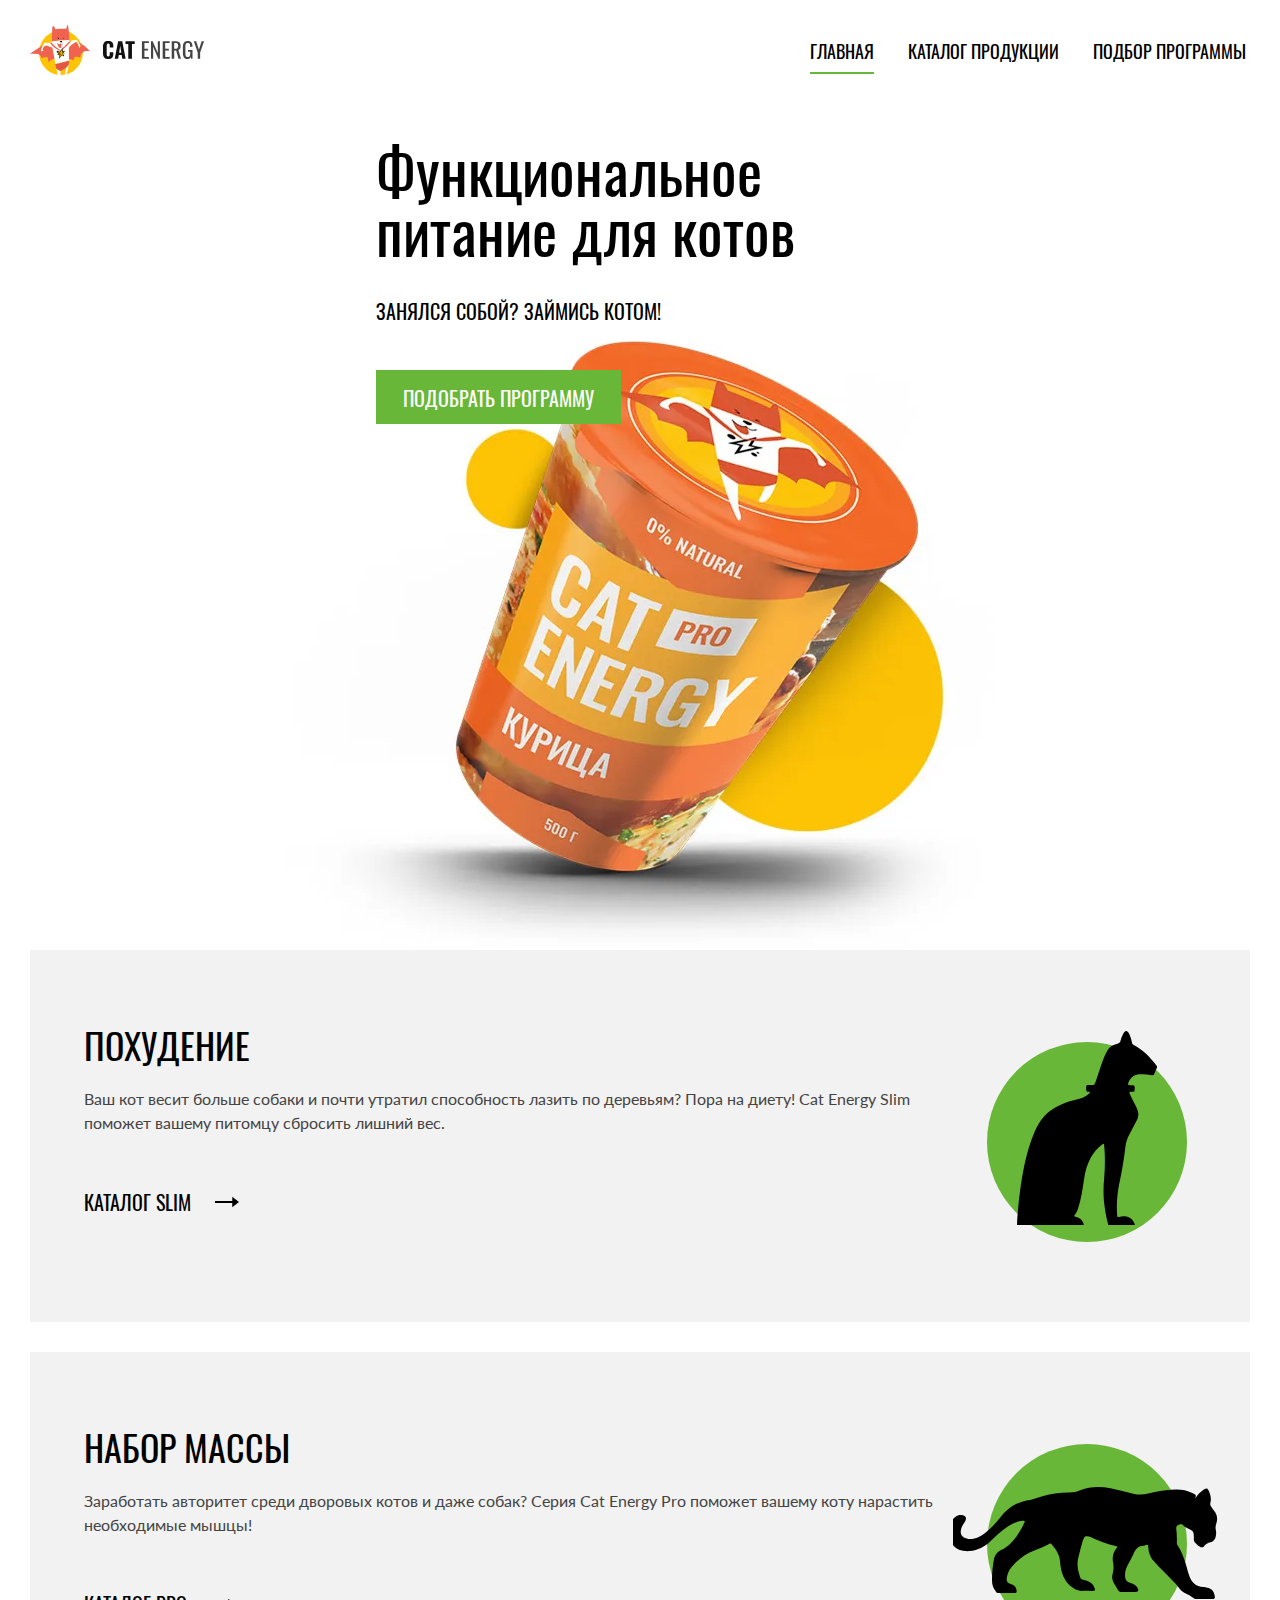
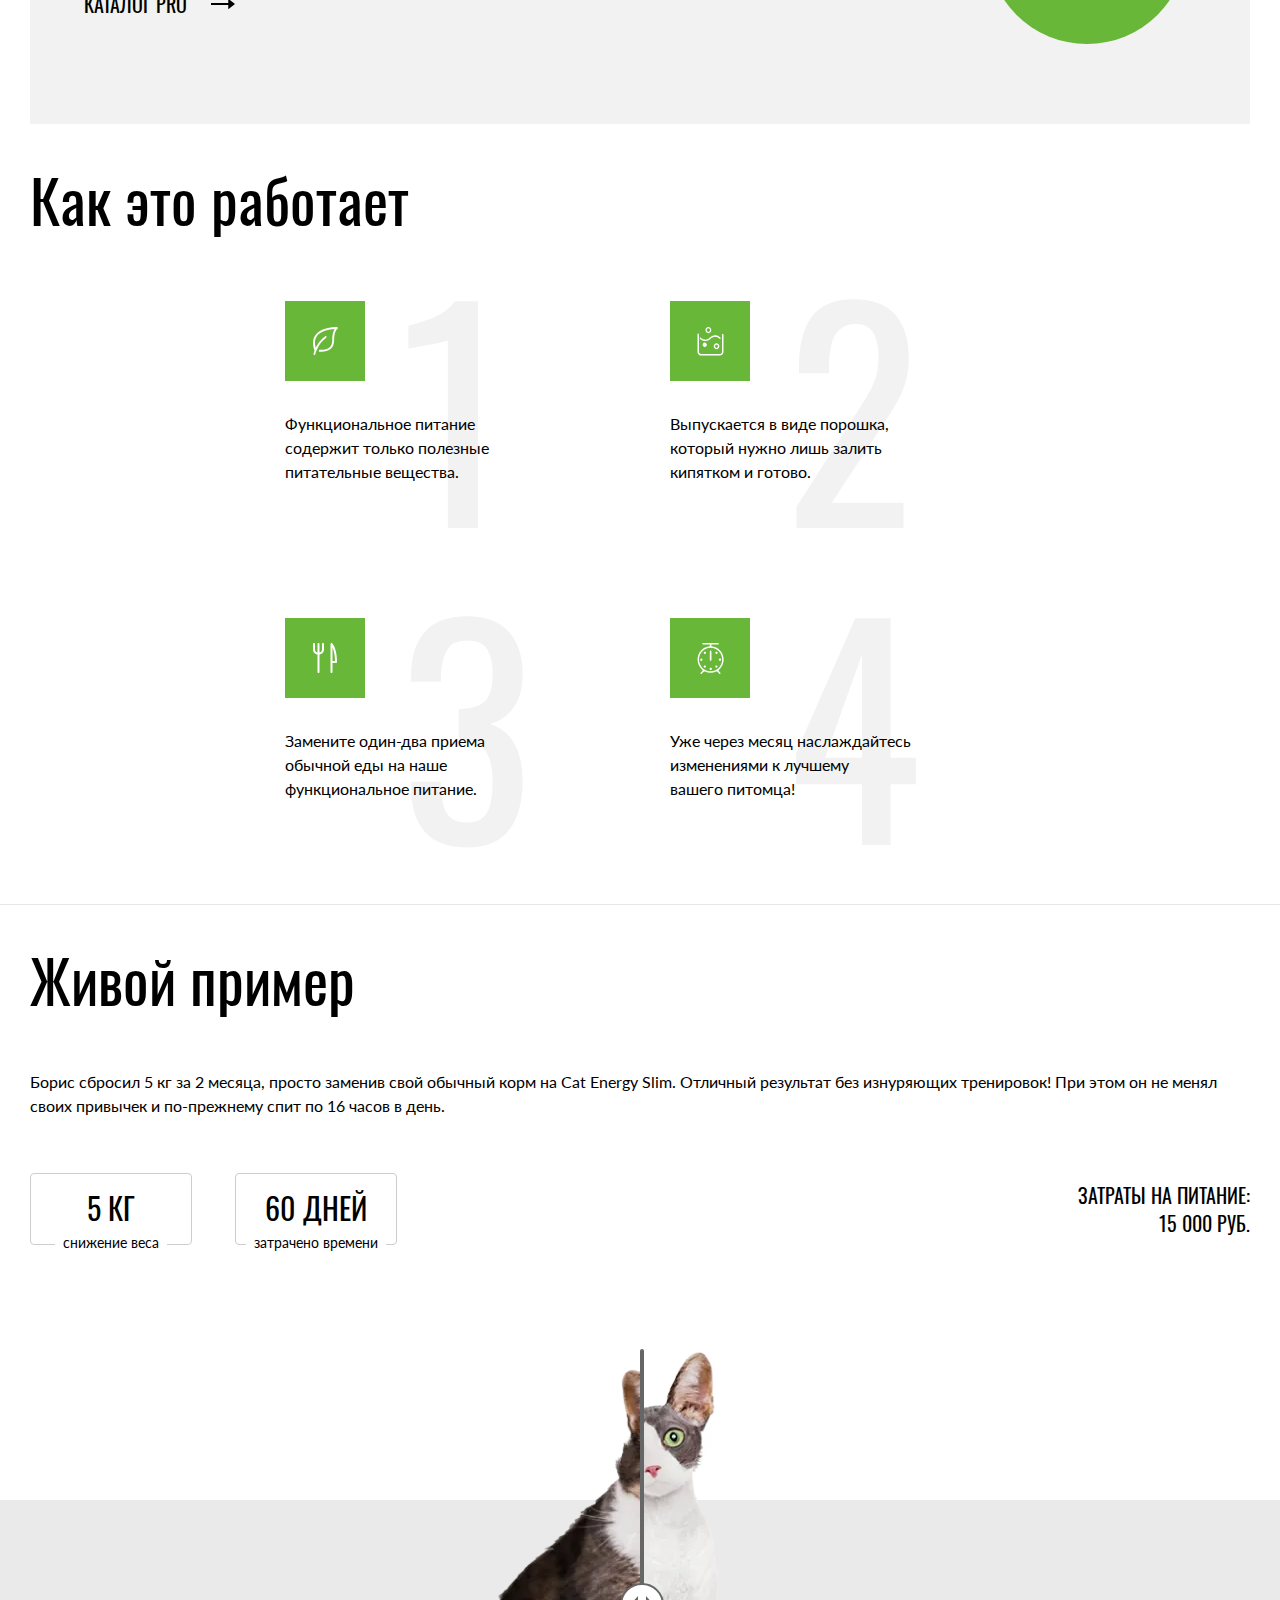
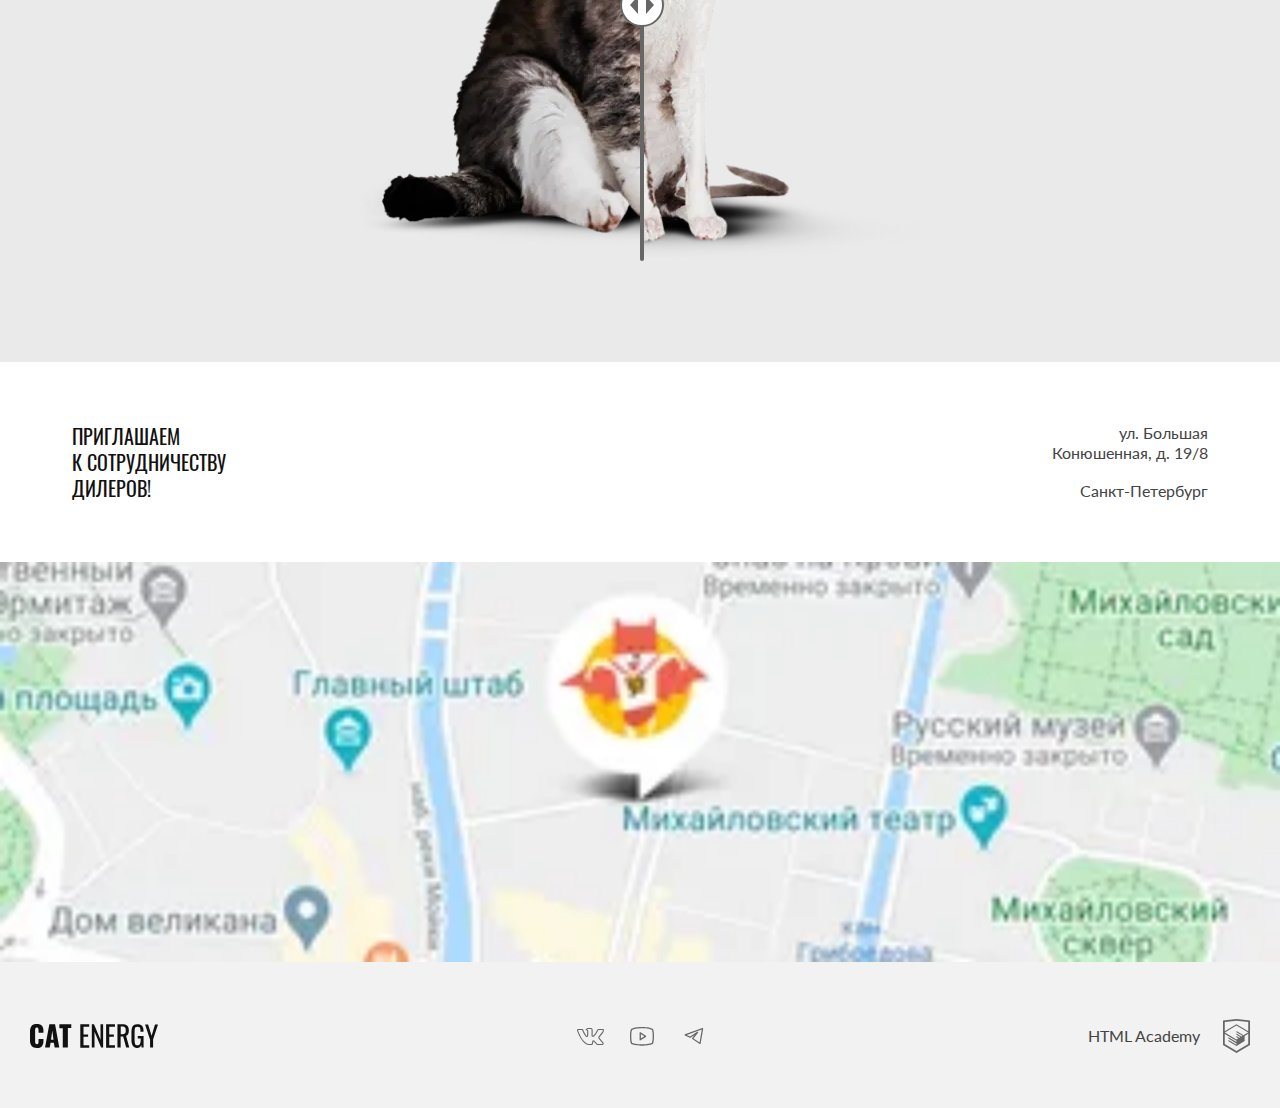
<file: index.html>
<!DOCTYPE html><html class="page" lang="ru"><head><meta charset="UTF-8"><title>Кэт энерджи</title><meta name="viewport" content="width=device-width,initial-scale=1"><link rel="stylesheet" href="styles/styles.css"><link rel="preload" href="fonts/oswald/oswaldregular.woff2" type="font/woff2" as="font" crossorigin="anonymous"><link rel="preload" href="fonts/lato/Lato-Regular.woff2" type="font/woff2" as="font" crossorigin="anonymous"><script src="scripts/index.js" defer="defer"></script></head><body class="page__body page__body--index"><header class="header"><div class="header__container"><a class="header__logo logo" href="#"><picture><source media="(min-width: 1440px)" srcset="./images/logo-desktop.svg" type="image/svg+xml" width="202" height="59"><source media="(min-width: 768px)" srcset="./images/logo-tablet.svg" type="image/svg+xml" width="174" height="50"><img class="logo__image" src="./images/logo-mobile.svg" alt="#" width="33" height="38"></picture></a><nav class="header__nav nav"><button class="nav__toggle" type="button"><span class="visually-hidden">Открытие мобильного меню</span></button><ul class="nav__main-menu main-menu main-menu--index"><li class="main-menu__item"><a class="main-menu__link main-menu__link--active" href="#">главная</a></li><li class="main-menu__item"><a class="main-menu__link" href="./catalog.html">каталог продукции</a></li><li class="main-menu__item"><a class="main-menu__link" href="#">подбор программы</a></li></ul></nav></div></header><main class="main"><section class="welcome"><div class="welcome__wrapper"><div class="welcome__block"><div class="welcome__container"><h1 class="welcome__title">Функциональное питание для котов</h1><p class="welcome__text">Занялся собой? Займись котом!</p></div></div><a class="welcome__link" href="#">подобрать программу</a></div></section><section class="programs"><h2 class="visually-hidden">Программы</h2><ul class="programs__list"><li class="programs__item programs__item--slim"><h2 class="programs__title">Похудение</h2><p class="programs__description">Ваш кот весит больше собаки и почти утратил способность лазить по деревьям? Пора на диету! Cat Energy Slim поможет вашему питомцу сбросить лишний вес.</p><a class="programs__link" href="#">Каталог slim</a></li><li class="programs__item programs__item--pro"><h2 class="programs__title">Набор массы</h2><p class="programs__description">Заработать авторитет среди дворовых котов и даже собак? Серия Cat Energy Pro поможет вашему коту нарастить необходимые мышцы!</p><a class="programs__link" href="#">Каталог pro</a></li></ul></section><section class="service"><h2 class="service__title section-title"><span class="section-title__text">Как это работает</span></h2><ul class="service__list"><li class="service__item service__item--leaf"><p class="service__description">Функциональное питание содержит только полезные питательные вещества.</p></li><li class="service__item service__item--powder"><p class="service__description">Выпускается в виде порошка, который нужно лишь залить кипятком и готово.</p></li><li class="service__item service__item--food"><p class="service__description">Замените один-два приема обычной еды на наше функциональное питание.</p></li><li class="service__item service__item--scales"><p class="service__description">Уже через месяц наслаждайтесь изменениями к лучшему вашего&nbsp;питомца!</p></li></ul></section><section class="example"><h2 class="example__title section-title"><span class="section-title__text">Живой пример</span></h2><div class="example__wrapper"><div class="example__text-container"><p class="example__text">Борис сбросил 5 кг за 2 месяца, просто заменив свой обычный корм на Cat Energy Slim. Отличный результат без&nbsp;изнуряющих тренировок! При этом он не менял своих привычек и по-прежнему спит по 16 часов в день.</p><div class="example__statistic-wrapper"><dl class="example__statistic statistic"><div class="statistic__block"><dt class="statistic__title">снижение веса</dt><dd class="statistic__value">5 КГ</dd></div><div class="statistic__block"><dt class="statistic__title">затрачено времени</dt><dd class="statistic__value">60 ДНЕЙ</dd></div></dl><p class="example__result result"><span class="result__text">Затраты на питание:</span> <span class="result__sum">15 000 РУБ.</span></p></div></div><div class="example__slider"><div class="slider"><button class="slider__button" type="button"><span class="visually-hidden">Ползунок слайдера.</span></button><div class="slider__wrapper-before"><picture><source type="image/webp" media="(min-width: 768px)" srcset="images/slider/cat-before-tablet@1x.webp, images/slider/cat-before-tablet@2x.webp 2x" width="560" height="512"><source type="image/webp" srcset="images/slider/cat-before-mobile@1x.webp, images/slider/cat-before-mobile@2x.webp 2x" width="280" height="256"><source type="image/png" media="(min-width: 768px)" srcset="images/slider/cat-before-tablet@1x.png, images/slider/cat-before-tablet@2x.png 2x" width="560" height="512"><img class="slider__image slider__image--before" src="images/slider/cat-before-tablet@1x.png" srcset="images/slider/cat-before-tablet@2x.png 2x" width="280" height="256" alt="Кот Борис до корма Cat Energy Slim - тучный."></picture></div><div class="slider__wrapper-after"><picture><source type="image/webp" media="(min-width: 768px)" srcset="images/slider/cat-after-tablet@1x.webp, images/slider/cat-after-tablet@2x.webp 2x" width="560" height="512"><source type="image/webp" srcset="images/slider/cat-after-mobile@1x.webp, images/slider/cat-after-mobile@2x.webp 2x" width="280" height="256"><source type="image/png" media="(min-width: 768px)" srcset="images/slider/cat-after-tablet@1x.png, images/slider/cat-after-tablet@2x.png 2x" width="560" height="512"><img class="slider__image slider__image--after" src="images/slider/cat-after-tablet@1x.png" srcset="images/slider/cat-after-tablet@2x.png 2x" width="280" height="256" alt="Кот Борис после корма Cat Energy Slim - здоровый."></picture></div></div></div></div></section></main><footer class="footer"><section class="footer__contacts contacts"><h2 class="visually-hidden">контакты</h2><div class="contacts__invite invite"><p class="invite__text">Приглашаем к&nbsp;сотрудничеству дилеров!</p><address class="invite__address"><span>ул. Большая Конюшенная, д. 19/8</span> <span>Санкт-Петербург</span></address></div><div class="contacts__map map"><div class="map__google"><iframe class="map__iframe" src="https://www.google.com/maps/embed?pb=!1m18!1m12!1m3!1d1998.6037876728562!2d30.320472477309288!3d59.93871647491518!2m3!1f0!2f0!3f0!3m2!1i1024!2i768!4f13.1!3m3!1m2!1s0x4696310fca145cc1%3A0x42b32648d8238007!2z0JHQvtC70YzRiNCw0Y8g0JrQvtC90Y7RiNC10L3QvdCw0Y8g0YPQuy4sIDE5LzgsINCh0LDQvdC60YIt0J_QtdGC0LXRgNCx0YPRgNCzLCDQoNC-0YHRgdC40Y8sIDE5MTE4Ng!5e0!3m2!1sru!2sua!4v1739779636343!5m2!1sru!2sua" width="600" height="450" style="border:0;" allowfullscreen="" loading="lazy" referrerpolicy="no-referrer-when-downgrade"></iframe></div><div class="map__image"><picture><source type="image/webp" srcset="./images/map-m@1x.webp, ./images/map-m@2x.webp 2x" width="320" height="362"><source type="image/jpg" media="(min-width: 768px)" srcset="./images/map-t@1x.jpg, ./images/map-t@2x.jpg 2x" width="768" height="400"><img src="./images/map-m@1x.jpg" srcset="./images/map-m@2x.jpg 2x" width="320" height="362" alt="ул. Большая Конюшенная, д. 19/8, Санкт-Петербург, карта"></picture></div></div></section><section class="footer__socials socials"><h2 class="visually-hidden">соц сети</h2><div class="socials__wrapper"><a class="socials__logo" href="#"><span class="visually-hidden">Товарный знак компании Cat Energy</span> <svg role="img" width="128" height="24" viewBox="0 0 128 24" fill="none" xmlns="http://www.w3.org/2000/svg"><use href="./icons/stack.svg#logo-footer"></use></svg></a><div class="socials__container"><ul class="socials__list"><li class="socials__item"><a class="socials__link socials__link--vk" href="#"><span class="visually-hidden">Мы в ВК</span></a></li><li class="socials__item"><a class="socials__link socials__link--yt" href="#"><span class="visually-hidden">Мы в YT</span></a></li><li class="socials__item"><a class="socials__link socials__link--tg" href="#"><span class="visually-hidden">Мы в TG</span></a></li></ul></div><div class="socials__dev"><a class="socials__academy" href="https://htmlacademy.ru/intensive/adaptive">HTML Academy</a> <a class="socials__academy-logo" href="https://htmlacademy.ru/intensive/adaptive"><span class="visually-hidden">Логотип Академии</span> <svg role="img" width="27" height="34" viewBox="0 0 27 34" fill="none" xmlns="http://www.w3.org/2000/svg"><use href="./icons/stack.svg#logo-html"></use></svg></a></div></div></section></footer></body></html>
</file>
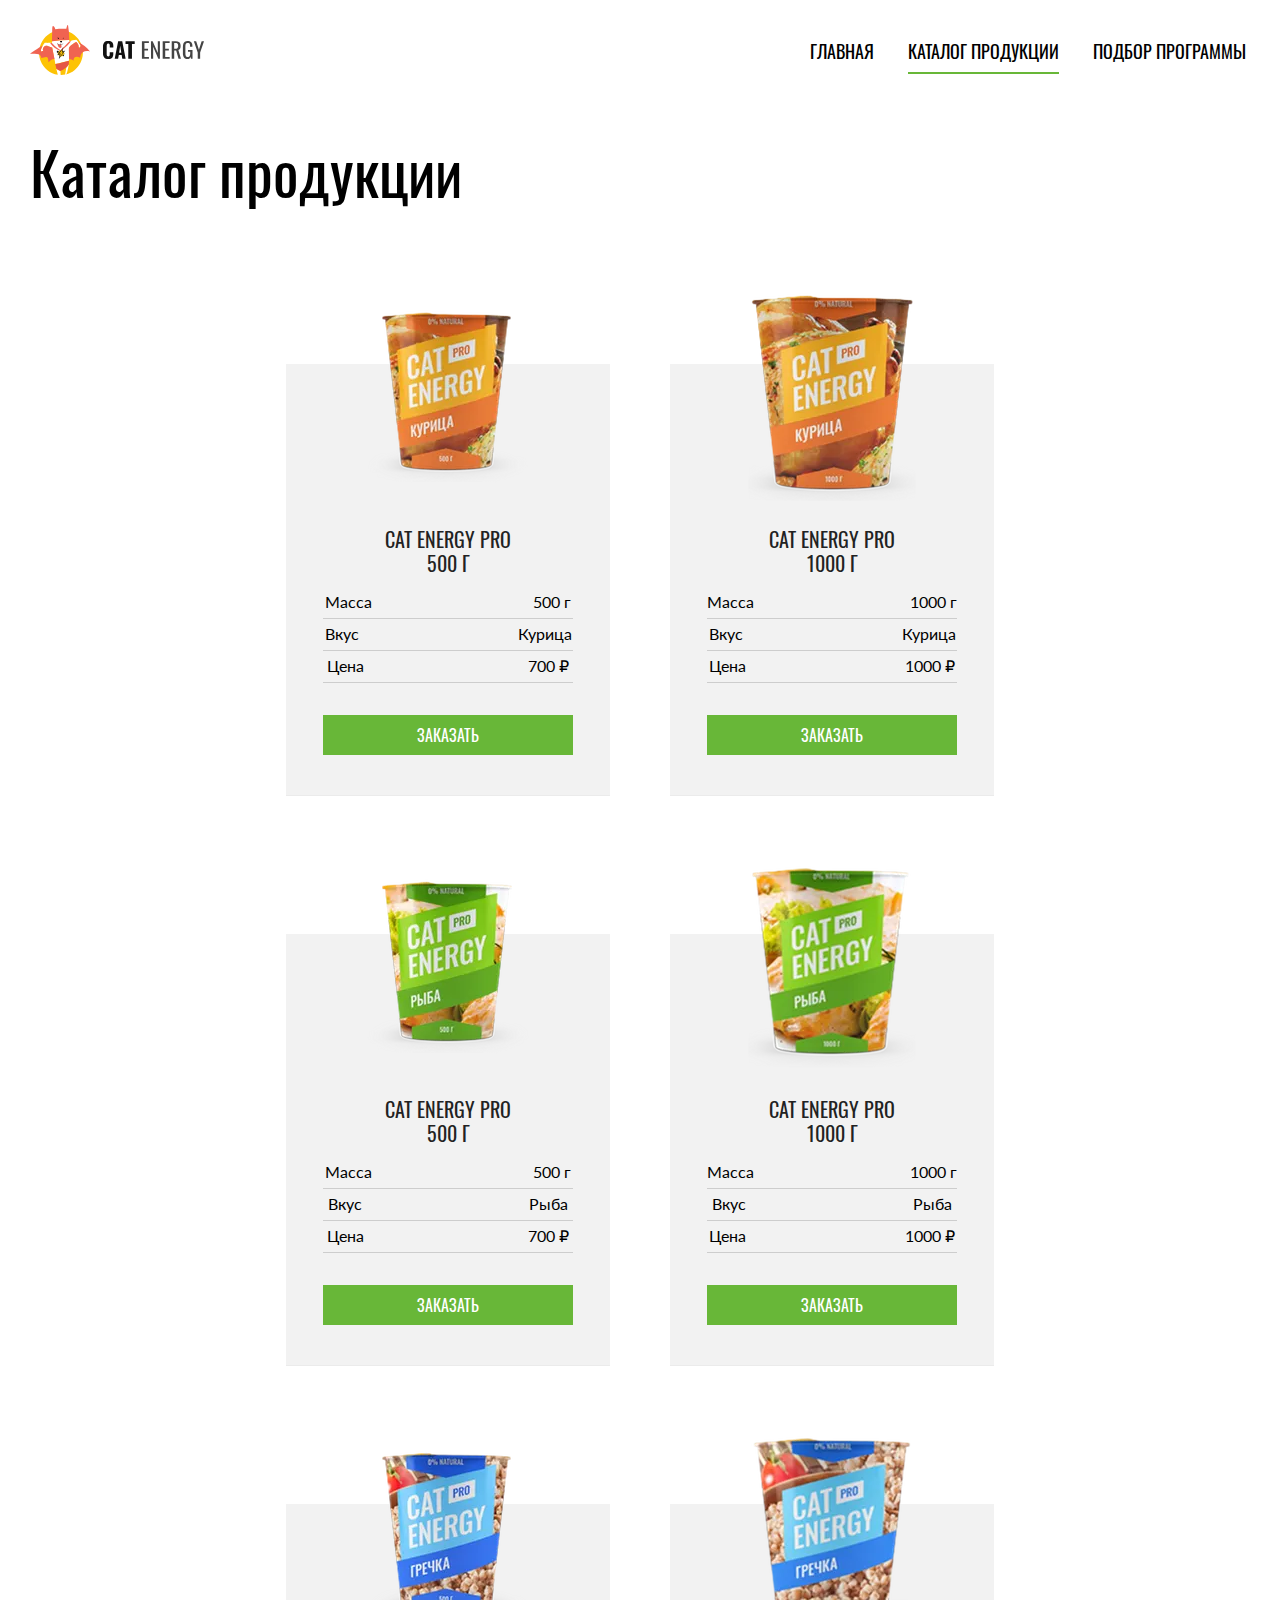
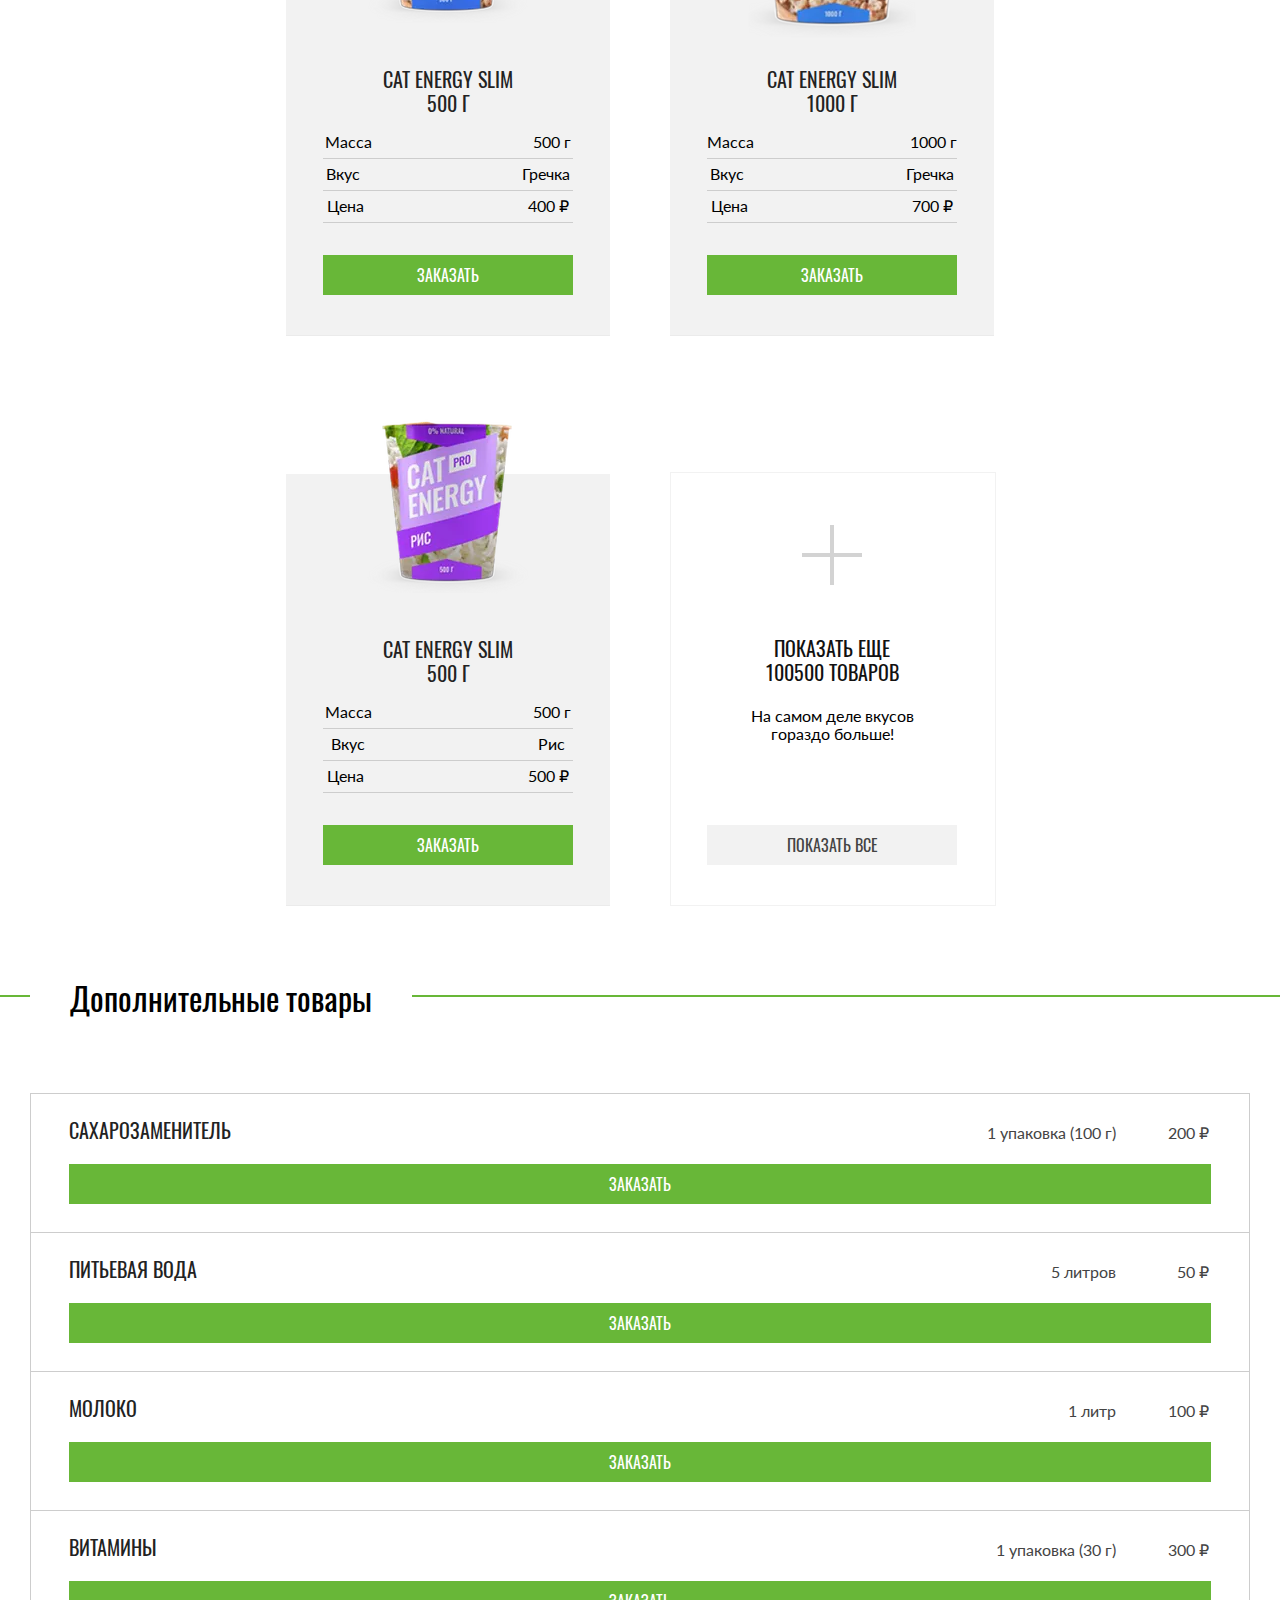
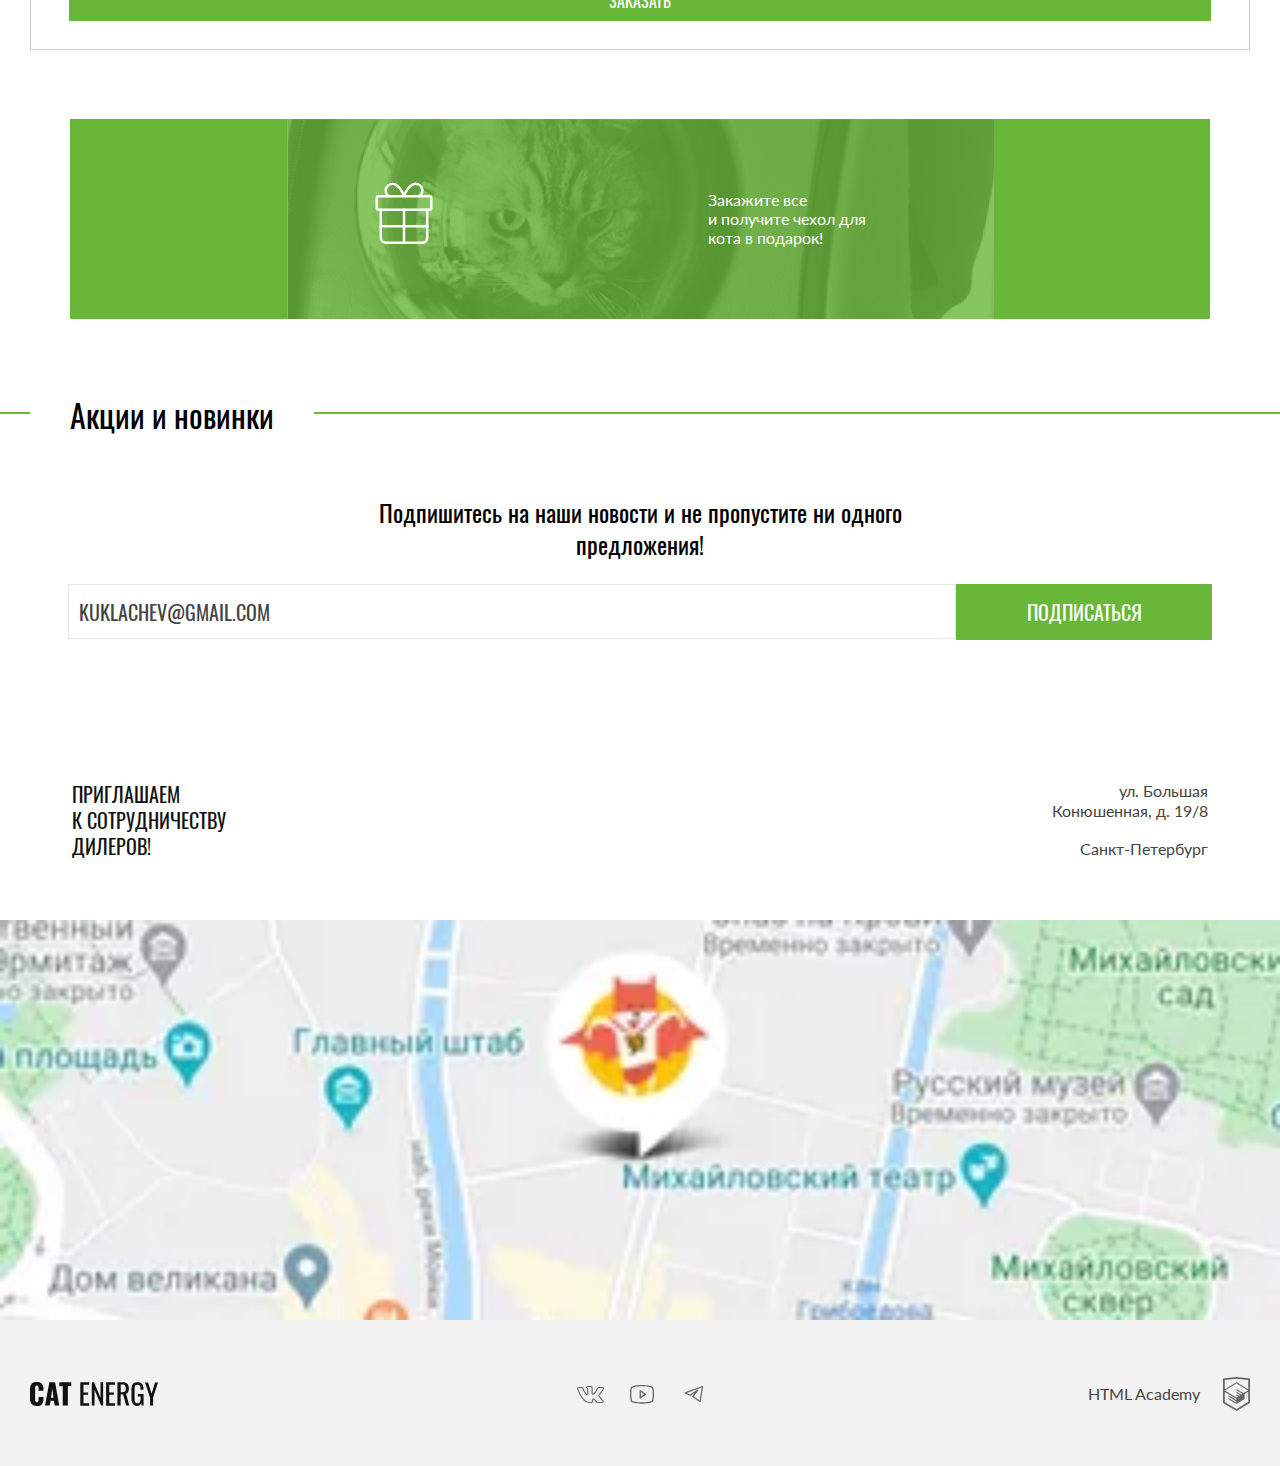
<file: catalog.html>
<!DOCTYPE html><html class="page" lang="ru"><head><meta charset="UTF-8"><title>Кэт энерджи</title><meta name="viewport" content="width=device-width,initial-scale=1"><link rel="stylesheet" href="styles/styles.css"><link rel="preload" href="fonts/oswald/oswaldregular.woff2" type="font/woff2" as="font" crossorigin="anonymous"><link rel="preload" href="fonts/lato/Lato-Regular.woff2" type="font/woff2" as="font" crossorigin="anonymous"><script src="scripts/index.js" defer="defer"></script></head><body class="page__body"><header class="header"><div class="header__container"><a class="header__logo logo" href="./index.html"><picture><source media="(min-width: 1440px)" srcset="./images/logo-desktop.svg" type="image/svg+xml" width="202" height="59"><source media="(min-width: 768px)" srcset="./images/logo-tablet.svg" type="image/svg+xml" width="174" height="50"><img class="logo__image" src="./images/logo-mobile.svg" alt="#" width="33" height="38"></picture></a><nav class="header__nav nav"><button class="nav__toggle" type="button"><span class="visually-hidden">Открытие мобильного меню</span></button><ul class="nav__main-menu main-menu"><li class="main-menu__item"><a class="main-menu__link" href="./index.html">главная</a></li><li class="main-menu__item"><a class="main-menu__link main-menu__link--active" href="./catalog.html">каталог продукции</a></li><li class="main-menu__item"><a class="main-menu__link" href="#">подбор программы</a></li></ul></nav></div></header><main class="main"><section class="catalog"><h2 class="catalog__title inner-title">Каталог продукции</h2><ul class="catalog__list"><li class="card"><div class="card__container"><a class="card__image-link" href="#"><picture><source type="image/webp" media="(min-width: 1440px)" srcset="images/goods/chicken-desktop-500@1x.webp, images/goods/chicken-desktop-500@2x.webp 2x" width="169" height="210"><source type="image/webp" media="(min-width: 768px)" srcset="images/goods/chicken-tablet-500@1x.webp, images/goods/chicken-tablet-500@2x.webp 2x" width="200" height="210"><source type="image/webp" srcset="images/goods/chicken-mobile-500@1x.webp, images/goods/chicken-mobile-500@2x.webp 2x" width="140" height="107"><source type="image/jpg" media="(min-width: 1440px)" srcset="images/goods/chicken-desktop-500@1x.jpg, images/goods/chicken-desktop-500@2x.jpg 2x" width="169" height="210"><source type="image/jpg" media="(min-width: 768px)" srcset="images/goods/chicken-tablet-500@1x.jpg, images/goods/chicken-tablet-500@2x.jpg 2x" width="200" height="210"><img class="card__image" src="images/goods/chicken-mobile-500@1x.png" srcset="images/goods/chicken-mobile-500@2x.png 2x" width="140" height="107" alt="Карточка кошачьего корма с курицей 500г"></picture></a><div class="card__info"><a class="card__name" href="#">Cat Energy PRO 500 г</a><ul class="card__details"><li class="detail"><span class="detail__name">Масса</span> <span class="detail__value">500 г</span></li><li class="detail"><span class="detail__name">Вкус</span> <span class="detail__value">Курица</span></li><li class="detail"><span class="detail__name">Цена</span> <span class="detail__value">700 ₽</span></li></ul></div></div><a class="card__batton" href="#">заказать</a></li><li class="card"><div class="card__container"><a class="card__image-link" href="#"><picture><source type="image/webp" media="(min-width: 1440px)" srcset="images/goods/chicken-desktop-1000@1x.webp, images/goods/chicken-desktop-1000@2x.webp 2x" width="169" height="210"><source type="image/webp" media="(min-width: 768px)" srcset="images/goods/chicken-tablet-1000@1x.webp, images/goods/chicken-tablet-1000@2x.webp 2x" width="200" height="210"><source type="image/webp" srcset="images/goods/chicken-mobile-1000@1x.webp, images/goods/chicken-mobile-1000@2x.webp 2x" width="140" height="107"><source type="image/jpg" media="(min-width: 1440px)" srcset="images/goods/chicken-desktop-1000@1x.jpg, images/goods/chicken-desktop-1000@2x.jpg 2x" width="169" height="210"><source type="image/jpg" media="(min-width: 768px)" srcset="images/goods/chicken-tablet-1000@1x.jpg, images/goods/chicken-tablet-1000@2x.jpg 2x" width="200" height="210"><img class="card__image" src="images/goods/chicken-mobile-1000@1x.png" srcset="images/goods/chicken-mobile-1000@2x.png 2x" width="140" height="107" alt="Карточка кошачьего корма с курицей 1000г"></picture></a><div class="card__info"><a class="card__name" href="#">Cat Energy PRO 1000 г</a><ul class="card__details"><li class="detail"><span class="detail__name">Масса</span> <span class="detail__value">1000 г</span></li><li class="detail"><span class="detail__name">Вкус</span> <span class="detail__value">Курица</span></li><li class="detail"><span class="detail__name">Цена</span> <span class="detail__value">1000 ₽</span></li></ul></div></div><a class="card__batton" href="#">заказать</a></li><li class="card"><div class="card__container"><a class="card__image-link" href="#"><picture><source type="image/webp" media="(min-width: 1440px)" srcset="images/goods/fish-desktop-500@1x.webp, images/goods/fish-desktop-500@2x.webp 2x" width="169" height="210"><source type="image/webp" media="(min-width: 768px)" srcset="images/goods/fish-tablet-500@1x.webp, images/goods/fish-tablet-500@2x.webp 2x" width="200" height="210"><source type="image/webp" srcset="images/goods/fish-mobile-500@1x.webp, images/goods/fish-mobile-500@2x.webp 2x" width="140" height="107"><source type="image/jpg" media="(min-width: 1440px)" srcset="images/goods/fish-desktop-500@1x.jpg, images/goods/fish-desktop-500@2x.jpg 2x" width="169" height="210"><source type="image/jpg" media="(min-width: 768px)" srcset="images/goods/fish-tablet-500@1x.jpg, images/goods/fish-tablet-500@2x.jpg 2x" width="200" height="210"><img class="card__image" src="images/goods/fish-mobile-500@1x.png" srcset="images/goods/fish-mobile-500@2x.png 2x" width="140" height="107" alt="Карточка кошачьего корма с рыбой 500г"></picture></a><div class="card__info"><a class="card__name" href="#">Cat Energy PRO 500 г</a><ul class="card__details"><li class="detail"><span class="detail__name">Масса</span> <span class="detail__value">500 г</span></li><li class="detail"><span class="detail__name">Вкус</span> <span class="detail__value">Рыба</span></li><li class="detail"><span class="detail__name">Цена</span> <span class="detail__value">700 ₽</span></li></ul></div></div><a class="card__batton" href="#">заказать</a></li><li class="card"><div class="card__container"><a class="card__image-link" href="#"><picture><source type="image/webp" media="(min-width: 1440px)" srcset="images/goods/fish-desktop-1000@1x.webp, images/goods/fish-desktop-1000@2x.webp 2x" width="169" height="210"><source type="image/webp" media="(min-width: 768px)" srcset="images/goods/fish-tablet-1000@1x.webp, images/goods/fish-tablet-1000@2x.webp 2x" width="200" height="210"><source type="image/webp" srcset="images/goods/fish-mobile-1000@1x.webp, images/goods/fish-mobile-1000@2x.webp 2x" width="140" height="107"><source type="image/jpg" media="(min-width: 1440px)" srcset="images/goods/fish-desktop-1000@1x.jpg, images/goods/fish-desktop-1000@2x.jpg 2x" width="169" height="210"><source type="image/jpg" media="(min-width: 768px)" srcset="images/goods/fish-tablet-1000@1x.jpg, images/goods/fish-tablet-1000@2x.jpg 2x" width="200" height="210"><img class="card__image" src="images/goods/fish-mobile-1000@1x.png" srcset="images/goods/fish-mobile-1000@2x.png 2x" width="140" height="107" alt="Карточка кошачьего корма с рыбой 1000г"></picture></a><div class="card__info"><a class="card__name" href="#">Cat Energy PRO 1000 г</a><ul class="card__details"><li class="detail"><span class="detail__name">Масса</span> <span class="detail__value">1000 г</span></li><li class="detail"><span class="detail__name">Вкус</span> <span class="detail__value">Рыба</span></li><li class="detail"><span class="detail__name">Цена</span> <span class="detail__value">1000 ₽</span></li></ul></div></div><a class="card__batton" href="#">заказать</a></li><li class="card"><div class="card__container"><a class="card__image-link" href="#"><picture><source type="image/webp" media="(min-width: 1440px)" srcset="images/goods/buckwheat-desktop-500@1x.webp, images/goods/buckwheat-desktop-500@2x.webp 2x" width="169" height="210"><source type="image/webp" media="(min-width: 768px)" srcset="images/goods/buckwheat-tablet-500@1x.webp, images/goods/buckwheat-tablet-500@2x.webp 2x" width="200" height="210"><source type="image/webp" srcset="images/goods/buckwheat-mobile-500@1x.webp, images/goods/buckwheat-mobile-500@2x.webp 2x" width="140" height="107"><source type="image/jpg" media="(min-width: 1440px)" srcset="images/goods/buckwheat-desktop-500@1x.jpg, images/goods/buckwheat-desktop-500@2x.jpg 2x" width="169" height="210"><source type="image/jpg" media="(min-width: 768px)" srcset="images/goods/buckwheat-tablet-500@1x.jpg, images/goods/buckwheat-tablet-500@2x.jpg 2x" width="200" height="210"><img class="card__image" src="images/goods/buckwheat-mobile-500@1x.png" srcset="images/goods/buckwheat-mobile-500@2x.png 2x" width="140" height="107" alt="Карточка кошачьего корма с гречкой 500г"></picture></a><div class="card__info"><a class="card__name" href="#">Cat Energy SLIM 500 г</a><ul class="card__details"><li class="detail"><span class="detail__name">Масса</span> <span class="detail__value">500 г</span></li><li class="detail"><span class="detail__name">Вкус</span> <span class="detail__value">Гречка</span></li><li class="detail"><span class="detail__name">Цена</span> <span class="detail__value">400 ₽</span></li></ul></div></div><a class="card__batton" href="#">заказать</a></li><li class="card"><div class="card__container"><a class="card__image-link" href="#"><picture><source type="image/webp" media="(min-width: 1440px)" srcset="images/goods/buckwheat-desktop-1000@1x.webp, images/goods/buckwheat-desktop-1000@2x.webp 2x" width="169" height="210"><source type="image/webp" media="(min-width: 768px)" srcset="images/goods/buckwheat-tablet-1000@1x.webp, images/goods/buckwheat-tablet-1000@2x.webp 2x" width="200" height="210"><source type="image/webp" srcset="images/goods/buckwheat-mobile-1000@1x.webp, images/goods/buckwheat-mobile-1000@2x.webp 2x" width="140" height="107"><source type="image/jpg" media="(min-width: 1440px)" srcset="images/goods/buckwheat-desktop-1000@1x.jpg, images/goods/buckwheat-desktop-1000@2x.jpg 2x" width="169" height="210"><source type="image/jpg" media="(min-width: 768px)" srcset="images/goods/buckwheat-tablet-1000@1x.jpg, images/goods/buckwheat-tablet-1000@2x.jpg 2x" width="200" height="210"><img class="card__image" src="images/goods/buckwheat-mobile-1000@1x.png" srcset="images/goods/buckwheat-mobile-1000@2x.png 2x" width="140" height="107" alt="Карточка кошачьего корма с гречкой 1000г"></picture></a><div class="card__info"><a class="card__name" href="#">Cat Energy SLIM 1000 г</a><ul class="card__details"><li class="detail"><span class="detail__name">Масса</span> <span class="detail__value">1000 г</span></li><li class="detail"><span class="detail__name">Вкус</span> <span class="detail__value">Гречка</span></li><li class="detail"><span class="detail__name">Цена</span> <span class="detail__value">700 ₽</span></li></ul></div></div><a class="card__batton" href="#">заказать</a></li><li class="card"><div class="card__container"><a class="card__image-link" href="#"><picture><source type="image/webp" media="(min-width: 1440px)" srcset="images/goods/rice-desktop-500@1x.webp, images/goods/rice-desktop-500@2x.webp 2x" width="169" height="210"><source type="image/webp" media="(min-width: 768px)" srcset="images/goods/rice-tablet-500@1x.webp, images/goods/rice-tablet-500@2x.webp 2x" width="200" height="210"><source type="image/webp" srcset="images/goods/rice-mobile-500@1x.webp, images/goods/rice-mobile-500@2x.webp 2x" width="140" height="107"><source type="image/jpg" media="(min-width: 1440px)" srcset="images/goods/rice-desktop-500@1x.jpg, images/goods/rice-desktop-500@2x.jpg 2x" width="169" height="210"><source type="image/jpg" media="(min-width: 768px)" srcset="images/goods/rice-tablet-500@1x.jpg, images/goods/rice-tablet-500@2x.jpg 2x" width="200" height="210"><img class="card__image" src="images/goods/rice-mobile-500@1x.png" srcset="images/goods/rice-mobile-500@2x.png 2x" width="140" height="107" alt="Карточка кошачьего корма с рисом 500г"></picture></a><div class="card__info"><a class="card__name" href="#">Cat Energy SLIM 500 г</a><ul class="card__details"><li class="detail"><span class="detail__name">Масса</span> <span class="detail__value">500 г</span></li><li class="detail"><span class="detail__name">Вкус</span> <span class="detail__value">Рис</span></li><li class="detail"><span class="detail__name">Цена</span> <span class="detail__value">500 ₽</span></li></ul></div></div><a class="card__batton" href="#">заказать</a></li><li class="catalog__more more"><p class="more__title">Показать еще 100500 товаров</p><p class="more__info">На самом деле вкусов гораздо больше!</p><a class="more__batton" href="#">Показать все</a></li></ul></section><section class="extra"><h2 class="special-title extra__title"><span class="special-title__container"><span class="special-title__text">Дополнительные товары</span></span></h2><div class="extra__wrapper"><ul class="extra__list"><li class="extra__item simple-card"><h3 class="simple-card__title">Сахарозаменитель</h3><dl class="simple-card__price"><dt>1 упаковка (100 г)</dt><dd>200</dd></dl><a class="simple-card__button button button--primary" href="#">Заказать</a></li><li class="extra__item simple-card"><h3 class="simple-card__title">Питьевая вода</h3><dl class="simple-card__price"><dt>5 литров</dt><dd>50</dd></dl><a class="simple-card__button button button--primary" href="#">Заказать</a></li><li class="extra__item simple-card"><h3 class="simple-card__title">Молоко</h3><dl class="simple-card__price"><dt>1 литр</dt><dd>100</dd></dl><a class="simple-card__button button button--primary" href="#">Заказать</a></li><li class="extra__item simple-card"><h3 class="simple-card__title">Витамины</h3><dl class="simple-card__price"><dt>1 упаковка (30 г)</dt><dd>300</dd></dl><a class="simple-card__button button button--primary" href="#">Заказать</a></li></ul><a class="extra__link" href="#"><div class="extra__promo promo"><p class="promo__text">Закажите все и&nbsp;получите чехол для кота в подарок!</p></div></a></div></section><section class="subscription"><h2 class="special-title subscription__title"><span class="special-title__container"><span class="special-title__text">Акции и новинки</span></span></h2><p class="subscription__text">Подпишитесь на наши новости и не пропустите ни одного предложения!</p><form class="subscription__form" action="kuklachev@gmail.com"><label class="visually-hidden" for="email"></label> <input class="input" id="email" name="mail" type="email" value="kuklachev@gmail.com" placeholder="Введите адрес почты" required> <button class="subscription__button" type="submit">Подписаться</button></form></section></main><footer class="footer"><section class="footer__contacts contacts"><h2 class="visually-hidden">контакты</h2><div class="contacts__invite invite"><p class="invite__text">Приглашаем к&nbsp;сотрудничеству дилеров!</p><address class="invite__address"><span>ул. Большая Конюшенная, д. 19/8</span> <span>Санкт-Петербург</span></address></div><div class="contacts__map map"><div class="map__google"><iframe class="map__iframe" src="https://www.google.com/maps/embed?pb=!1m18!1m12!1m3!1d1998.6037876728562!2d30.320472477309288!3d59.93871647491518!2m3!1f0!2f0!3f0!3m2!1i1024!2i768!4f13.1!3m3!1m2!1s0x4696310fca145cc1%3A0x42b32648d8238007!2z0JHQvtC70YzRiNCw0Y8g0JrQvtC90Y7RiNC10L3QvdCw0Y8g0YPQuy4sIDE5LzgsINCh0LDQvdC60YIt0J_QtdGC0LXRgNCx0YPRgNCzLCDQoNC-0YHRgdC40Y8sIDE5MTE4Ng!5e0!3m2!1sru!2sua!4v1739779636343!5m2!1sru!2sua" width="600" height="450" style="border:0;" allowfullscreen="" loading="lazy" referrerpolicy="no-referrer-when-downgrade"></iframe></div><div class="map__image"><picture><source type="image/webp" srcset="./images/map-m@1x.webp, ./images/map-m@2x.webp 2x" width="320" height="362"><source type="image/jpg" media="(min-width: 768px)" srcset="./images/map-t@1x.jpg, ./images/map-t@2x.jpg 2x" width="768" height="400"><img src="./images/map-m@1x.jpg" srcset="./images/map-m@2x.jpg 2x" width="320" height="362" alt="ул. Большая Конюшенная, д. 19/8, Санкт-Петербург, карта"></picture></div></div></section><section class="footer__socials socials"><h2 class="visually-hidden">соц сети</h2><div class="socials__wrapper"><a class="socials__logo" href="#"><span class="visually-hidden">Товарный знак компании Cat Energy</span> <svg role="img" width="128" height="24" viewBox="0 0 128 24" fill="none" xmlns="http://www.w3.org/2000/svg"><use href="./icons/stack.svg#logo-footer"></use></svg></a><div class="socials__container"><ul class="socials__list"><li class="socials__item"><a class="socials__link socials__link--vk" href="#"><span class="visually-hidden">Мы в ВК</span></a></li><li class="socials__item"><a class="socials__link socials__link--yt" href="#"><span class="visually-hidden">Мы в YT</span></a></li><li class="socials__item"><a class="socials__link socials__link--tg" href="#"><span class="visually-hidden">Мы в TG</span></a></li></ul></div><div class="socials__dev"><a class="socials__academy" href="https://htmlacademy.ru/intensive/adaptive">HTML Academy</a> <a class="socials__academy-logo" href="https://htmlacademy.ru/intensive/adaptive"><span class="visually-hidden">Логотип Академии</span> <svg role="img" width="27" height="34" viewBox="0 0 27 34" fill="none" xmlns="http://www.w3.org/2000/svg"><use href="./icons/stack.svg#logo-html"></use></svg></a></div></div></section></footer></body></html>
</file>
<file: styles/styles.css>
@font-face{font-family:Lato;font-style:normal;font-weight:400;src:url(../fonts/lato/Lato-Regular.woff2)format("woff2"),url(../fonts/lato/Lato-Regular.woff)format("woff");font-display:swap}@font-face{font-family:Oswald;font-style:normal;font-weight:400;src:url(../fonts/oswald/oswaldregular.woff2)format("woff2"),url(../fonts/oswald/oswaldregular.woff)format("woff");font-display:swap}.visually-hidden{clip:rect(0 0 0 0);border:0;width:1px;height:1px;margin:-1px;padding:0;position:absolute;overflow:hidden}.section-title{margin:0 20px;padding:0;font-size:36px;font-weight:400;line-height:40px}@media (width>=768px){.section-title{margin:0 30px;font-size:60px;font-weight:400;line-height:60px}}@media (width>=1440px){.section-title{margin:0;font-size:60px;font-weight:400;line-height:60px}.section-title__text{box-sizing:border-box;width:1220px;margin:0 auto;padding-right:500px;display:block}}.card{box-sizing:border-box;border-bottom:1px solid #ebebeb;padding:21px 20px 22px}@media (width>=768px){.card{background-color:#f2f2f2;width:324px;min-height:430px;padding:0 37px 40px;position:relative}}@media (width>=768px) and (width>=1440px){.card{width:245px;min-height:500px}}@media (width>=768px){.card:before{content:"";background-color:#fff;width:100%;height:71px;position:absolute;top:0;left:0}}.card__container{justify-content:space-around;align-items:flex-start;max-width:417px;min-height:107px;margin-bottom:14px;margin-left:auto;margin-right:auto;text-decoration:none;display:flex}@media (width>=768px){.card__container{padding-top:234px;display:block;position:relative}}@media (width>=1440px){.card__container{padding-top:222px}}.card__image-link{border:none;justify-content:center;align-items:center;display:flex}.card__image-link:hover{opacity:.6}.card__image-link:focus{opacity:.6;outline:none}.card__image-link:active{opacity:.3}@media (width>=768px){.card__image-link{width:200px;display:block;position:absolute;top:0;left:50%;transform:translate(-50%)}}@media (width>=1440px){.card__image-link{left:calc(100% - 70px)}}.card__image{border:none}.card__info{flex-direction:column;justify-content:space-between;gap:17px;width:140px;min-height:103px;display:flex}@media (width>=768px){.card__info{align-items:center;width:100%}}@media (width>=1440px){.card__info{gap:24px}}.card__name{color:#000;text-transform:uppercase;width:76px;margin:0;padding:0;font-family:Oswald,Arial,sans-serif;font-size:16px;line-height:20px;text-decoration:none}.card__name:hover{opacity:.6}.card__name:focus{opacity:.6;outline:none}.card__name:active{opacity:.3}@media (width>=768px){.card__name{text-align:center;color:#222;min-width:159px;font-size:20px;line-height:24px}}@media (width>=1440px){.card__name{color:#222;font-size:20px;line-height:24px}}.card__details{width:140px;padding:0}@media (width>=768px){.card__details{width:100%;margin-bottom:13px}}@media (width>=1440px){.card__details{margin-bottom:16px}}.card__batton{text-align:center;text-transform:uppercase;color:#fff;background-color:#68b738;padding-top:10px;padding-bottom:10px;font-family:Oswald,Arial,sans-serif;font-size:16px;line-height:20px;text-decoration:none;display:block}.card__batton:hover{background-color:#5eaa2f}.card__batton:active{color:#ffffff4d;background-color:#5eaa2f}.inner-title{color:#000;margin:0 20px;padding:0;font-family:Oswald,Arial,sans-serif;font-size:36px;font-weight:400;line-height:36px}@media (width>=768px){.inner-title{margin:0 30px;font-size:60px;font-weight:400;line-height:60px}}@media (width>=1440px){.inner-title{width:1220px;margin:0 auto}}.detail{justify-content:space-between;font-family:Lato,Arial,sans-serif;font-size:12px;line-height:16px;display:flex}@media (width>=768px){.detail{border-bottom:1px solid #cdcdcd;justify-content:space-around;gap:156px;margin-bottom:5px;padding-bottom:6px;font-size:16px;line-height:20px}}@media (width>=1440px){.detail{gap:75px}}.detail__name{text-align:left}.detail__value{text-align:right}.more{border-bottom:1px solid #ebebeb;padding:62px 20px 23px;position:relative}.more:before{content:"";background-image:url(../icons/stack.svg#plus);background-repeat:no-repeat;background-size:30px 30px;width:30px;height:30px;display:block;position:absolute;top:26px;left:calc(50% - 15px)}@media (width>=768px){.more:before{background-size:60px 60px;width:60px;height:60px;top:122px;left:50%;transform:translate(-50%)}.more{border-bottom:none;width:324px;padding:233px 0 40px;position:relative}}@media (width>=768px) and (width>=1440px){.more{width:245px;padding:220px 0 40px}}@media (width>=768px){.more:after{content:"";z-index:-1;border:1px solid #f2f2f2;width:100%;height:calc(100% - 71px);position:absolute;bottom:0;left:0}}.more__title{text-transform:uppercase;text-align:center;color:#111;margin-bottom:8px;font-family:Oswald,Arial,sans-serif;font-size:16px;font-weight:400;line-height:20px}@media (width>=768px){.more__title{width:134px;margin:0 auto 23px;font-size:20px;line-height:24px}}@media (width>=1440px){.more__title{margin:0 auto 28px}}.more__info{text-align:center;margin-top:0;margin-bottom:21px;font-family:Lato,Arial,sans-serif;font-size:12px;font-weight:400;line-height:16px}@media (width>=768px){.more__info{width:170px;margin:0 auto 82px;font-size:16px;line-height:18px}}@media (width>=1440px){.more__info{margin:0 auto 90px}}.more__batton{text-align:center;text-transform:uppercase;color:#444;background-color:#f2f2f2;padding:10px 0;font-family:Oswald,Arial,sans-serif;font-size:16px;line-height:20px;text-decoration:none;display:block}.more__batton:hover,.more__batton:active{background-color:#ebebeb}@media (width>=768px){.more__batton{margin:0 37px}}.special-title{text-align:left;color:#000;box-sizing:border-box;width:100%;margin:0;padding-left:0;font-family:Oswald,Arial,sans-serif;font-size:24px;font-weight:400;line-height:24px;position:relative}.special-title:after{content:"";z-index:-1;border-top:2px solid #68b738;width:100%;position:absolute;top:10px;left:0}@media (width>=768px){.special-title:after{top:13px}}@media (width>=1440px){.special-title:after{top:16px}}@media (width>=768px){.special-title{margin-bottom:44px;padding:0 0 0 30px;font-size:32px;line-height:32px}}@media (width>=1440px){.special-title{font-size:40px;line-height:40px}.special-title__container{width:1220px;margin:0 auto;display:block}}.special-title__text{background-color:#fff;padding:0 40px 0 20px;display:inline-block;position:relative}@media (width>=768px){.special-title__text{padding:0 40px 36px}}@media (width>=1440px){.special-title__text{margin:0 0 0 -51px}}.button{text-transform:uppercase;text-align:center;box-sizing:border-box;border:none;width:100%;min-height:40px;padding:10px;font-family:Oswald,Arial,sans-serif;font-size:16px;font-weight:400;line-height:20px;text-decoration:none;display:block}.button--primary{color:#fff;background-color:#68b738}.button--primary:hover,.button--primary:focus{background-color:#5eaa2f}.button--primary:active{color:#ffffff4d;background-color:#5eaa2f}.button--primary:disabled{opacity:.3}.button--secondary{color:#444;background-color:#f2f2f2}.button--secondary:hover,.button--secondary:focus,.button--secondary:active{background-color:#ebebeb}.button--secondary:disabled{opacity:.3}.button--larger-text{min-height:54px;padding:14px;font-size:20px;line-height:26px}.input{text-transform:uppercase;box-sizing:border-box;color:#444;border:1px solid #e7e7e7;outline:none;width:calc(100% - 40px);height:55px;margin:0 20px 16px;padding-left:10px;font-family:Oswald,Arial,sans-serif;font-size:20px;line-height:30px}.input:hover{border:1px solid #cdcdcd}.input:active{border:1px solid #444}.input:invalid:not(:placeholder-shown){border-color:#0000;outline:2px solid #ff8282}@media (width>=768px){.input{flex-grow:1;width:auto;margin:0}}.page__body{flex-direction:column;height:100vh;margin:0;font-family:Oswald,Arial,sans-serif;display:flex}@media (width>=1440px){.page__body--index:before{content:"";background-color:#4e4d52;width:50%;height:600px;position:absolute;top:0;right:0}.page__body--index:after{content:"";opacity:.85;background-color:#68b738;width:50%;height:600px;position:absolute;top:0;right:0}}.main{flex-grow:1}.header{z-index:20;background:url(../images/logo-mobile-background.svg) 50% 23px no-repeat;padding:65px 0 0;position:relative}@media (width>=768px){.header{background:0 0;min-height:86px;margin:0 30px;padding-top:0}}@media (width>=1440px){.header{min-height:110px}.header__container{width:1227px;margin:0 auto;position:relative}}.header__logo{position:absolute;top:13px;left:20px}@media (width>=768px){.header__logo{top:25px;left:0}}@media (width>=1440px){.header__logo{z-index:5;top:55px;left:3px}}.nav{position:relative}.nav__toggle{background:url(../images/burger-mobile.svg) 50% no-repeat;border:none;width:24px;height:24px;display:none;position:absolute;top:-45px;right:21px}.nav--closed .nav__toggle{background-image:url(../images/burger-mobile.svg);display:block}@media (width>=768px){.nav--closed .nav__toggle{display:none}}.nav__main-menu{margin:0}@media (width>=768px){.nav__main-menu{justify-content:flex-end;gap:26px;width:500px;margin-left:auto;padding-top:30px;display:flex;position:relative}}@media (width>=1440px){.nav__main-menu{padding-top:62px}}.nav--closed .nav__main-menu{display:none}@media (width>=768px){.nav--closed .nav__main-menu{flex-wrap:wrap;justify-content:flex-end;gap:26px;width:500px;margin-left:auto;padding-top:30px;display:flex;position:relative}}@media (width>=1440px){.nav--closed .nav__main-menu{width:590px;padding-top:62px}}.nav--opened .nav__toggle{background-image:url(../images/cross-mobile.svg);display:block}@media (width>=768px){.nav--opened .nav__toggle{display:none}}.nav--opened .nav__main-menu{background-color:#fff;width:100%;display:block;position:absolute;top:0;left:0}@media (width>=768px){.nav--opened .nav__main-menu{flex-wrap:wrap;justify-content:flex-end;gap:26px;width:500px;margin-left:auto;padding-top:30px;display:flex;position:relative}}@media (width>=1440px){.nav--opened .nav__main-menu{width:590px;padding-top:62px}}.main-menu{border-top:1px solid #e6e6e6;padding:0;list-style:none}@media (width>=768px){.main-menu{border-top:none}}.main-menu__item{border-bottom:1px solid #e6e6e6}@media (width>=768px){.main-menu__item{border-bottom:none}}.main-menu__link{text-align:center;color:#000;text-transform:uppercase;padding:23px 0 22px;font-size:20px;font-weight:400;line-height:20px;text-decoration:none;display:block}@media (width>=768px){.main-menu__link{padding:9px 4px;font-size:18px;line-height:24px}.main-menu__link--active{text-underline-offset:13px;-webkit-text-decoration:underline #68b738;text-decoration:underline #68b738;text-decoration-thickness:2px}}@media (width>=1440px){.main-menu__link{font-size:20px;font-weight:400;line-height:30px}.main-menu--index .main-menu__link{color:#fff}.main-menu--index .main-menu__link--active{text-decoration-color:#fff}}.welcome{text-align:center;padding-bottom:21px}@media (width>=768px){.welcome{text-align:left;box-sizing:border-box;background-image:-webkit-image-set(url(../images/index-can-tablet@1x.webp) 1x type("image/webp"),url(../images/index-can-tablet@2x.webp) 2x type("image/webp"),url(../images/index-can-tablet@1x.jpg) 1x type("image/png"),url(../images/index-can-tablet@2x.png) 2x type("image/png"));background-image:image-set("../images/index-can-tablet@1x.webp" 1x type("image/webp"),"../images/index-can-tablet@2x.webp" 2x type("image/webp"),"../images/index-can-tablet@1x.jpg" 1x type("image/png"),"../images/index-can-tablet@2x.png" 2x type("image/png"));background-position:bottom;background-repeat:no-repeat;width:709px;margin:0 auto;padding:54px 62px 526px 90px}}@media (width>=1440px){.welcome{background:0 0;width:auto;margin:0 0 82px;padding:0;position:relative}.welcome:before{content:"";z-index:1;background-color:#4e4d52;background-image:-webkit-image-set(url(../images/index-background-cat-d@1x.webp) 1x type("image/webp"),url(../images/index-background-cat-d@2x.webp) 2x type("image/webp"),url(../images/index-background-cat-d@1x.jpg) 1x type("image/jpg"),url(../images/index-background-cat-d@2x.jpg) 2x type("image/jpg"));background-image:image-set("../images/index-background-cat-d@1x.webp" 1x type("image/webp"),"../images/index-background-cat-d@2x.webp" 2x type("image/webp"),"../images/index-background-cat-d@1x.jpg" 1x type("image/jpg"),"../images/index-background-cat-d@2x.jpg" 2x type("image/jpg"));background-position:100% 0;background-repeat:no-repeat;width:50%;height:calc(100% + 110px);position:absolute;top:-110px;right:0}.welcome:after{content:"";z-index:5;opacity:.85;background-color:#68b738;width:50%;height:calc(100% + 110px);position:absolute;top:-110px;right:0}.welcome__wrapper{box-sizing:border-box;width:1220px;min-height:584px;margin:0 auto;padding:114px 655px 110px 80px;position:relative}.welcome__wrapper:before{content:"";z-index:10;background-image:-webkit-image-set(url(../images/index-can-desktop@1x.webp) 1x type("image/webp"),url(../images/index-can-desktop@2x.webp) 2x type("image/webp"),url(../images/index-can-desktop@1x.jpg) 1x type("image/png"),url(../images/index-can-desktop@2x.jpg) 2x type("image/png"));background-image:image-set("../images/index-can-desktop@1x.webp" 1x type("image/webp"),"../images/index-can-desktop@2x.webp" 2x type("image/webp"),"../images/index-can-desktop@1x.jpg" 1x type("image/png"),"../images/index-can-desktop@2x.jpg" 2x type("image/png"));background-position:0 0;background-repeat:no-repeat;width:552px;height:499px;position:absolute;top:32px;left:50%;transform:translate(-30%)}}.welcome__block{margin-bottom:3px;padding:0 0 135px;position:relative}@media (width>=768px){.welcome__block{margin:0;padding:0}}.welcome__block:after{content:"";z-index:15;background-image:-webkit-image-set(url(../images/index-can-mobile@1x.webp) 1x type("image/webp"),url(../images/index-can-mobile@2x.webp) 2x type("image/webp"),url(../images/index-can-mobile@1x.jpg) 1x type("image/png"),url(../images/index-can-mobile@2x.png) 2x type("image/png"));background-image:image-set("../images/index-can-mobile@1x.webp" 1x type("image/webp"),"../images/index-can-mobile@2x.webp" 2x type("image/webp"),"../images/index-can-mobile@1x.jpg" 1x type("image/png"),"../images/index-can-mobile@2x.png" 2x type("image/png"));background-position:0 0;background-repeat:no-repeat;width:280px;height:270px;position:absolute;bottom:0;left:50%;transform:translate(-50%)}@media (width>=768px){.welcome__block:after{display:none}}.welcome__container{color:#fff;z-index:1;background-color:#403f44;padding:27px 0 164px;position:relative}@media (width>=768px){.welcome__container{color:#000;background-color:#0000;padding:0}}.welcome__container:before{content:"";z-index:5;background-color:#4e4d52;background-image:-webkit-image-set(url(../images/index-background-cat-m@1x.webp) 1x type("image/webp"),url(../images/index-background-cat-m@2x.webp) 2x type("image/webp"),url(../images/index-background-cat-m@1x.jpg) 1x type("image/jpg"),url(../images/index-background-cat-m@2x.jpg) 2x type("image/jpg"));background-image:image-set("../images/index-background-cat-m@1x.webp" 1x type("image/webp"),"../images/index-background-cat-m@2x.webp" 2x type("image/webp"),"../images/index-background-cat-m@1x.jpg" 1x type("image/jpg"),"../images/index-background-cat-m@2x.jpg" 2x type("image/jpg"));background-position:top;background-repeat:no-repeat;background-size:auto 100%;width:100%;height:100%;position:absolute;top:0;left:0}@media (width>=768px){.welcome__container:before{display:none}}.welcome__container:after{content:"";opacity:.85;z-index:10;background:#68b738;width:100%;height:100%;position:absolute;top:0;left:0}@media (width>=768px){.welcome__container:after{display:none}}.welcome__title{z-index:15;width:260px;margin:0 auto 25px;padding:0;font-size:36px;font-weight:400;line-height:36px;position:relative}@media (width>=768px){.welcome__title{text-align:left;width:auto;margin:0 0 41px;font-size:60px;line-height:60px}}@media (width>=1440px){.welcome__title{margin:0 0 40px}}.welcome__text{text-transform:uppercase;z-index:15;width:260px;margin:0 auto;padding:0;font-size:14px;font-weight:400;line-height:14px;position:relative}@media (width>=768px){.welcome__text{width:auto;margin:0 0 49px;font-size:20px;line-height:20px}}@media (width>=1440px){.welcome__text{margin:0 0 52px}}.welcome__link{color:#fff;text-transform:uppercase;background-color:#68b738;margin:0 20px;padding:11px 10px 9px;font-size:16px;font-weight:400;line-height:20px;text-decoration:none;display:block}@media (width>=768px){.welcome__link{text-align:center;margin:0;padding:15px 27px 13px;font-size:20px;line-height:26px;display:inline-block}}.programs{margin:0 20px}@media (width>=768px){.programs{margin:0 30px}}@media (width>=1440px){.programs{margin:0 0 27px}}.programs__list{margin:0;padding:0;list-style:none}@media (width>=1440px){.programs__list{flex-wrap:wrap;justify-content:space-between;row-gap:36px;width:1220px;margin:0 auto;display:flex}}.programs__item{background-color:#f2f2f2;margin-bottom:20px;padding:24px 20px 18px;position:relative}.programs__item:last-child{margin-bottom:0}@media (width>=768px){.programs__item{box-sizing:border-box;min-height:372px;margin-bottom:30px;padding:77px 314px 57px 54px}.programs__item:before{content:"";background-color:#68b738;border-radius:50%;width:200px;height:200px;position:absolute;top:92px;right:63px}.programs__item:after{content:"";background-position:0 0;background-repeat:no-repeat;background-size:cover;position:absolute}.programs__item--slim:after{background-image:url(../images/cat-slim.svg);width:140px;height:194px;top:81px;right:93px}.programs__item--pro:after{background-image:url(../images/cat-pro.svg);width:268px;height:112px;top:135px;right:29px}}@media (width>=1440px){.programs__item{min-height:unset;width:570px;margin-bottom:0;padding:47px 51px 59px 52px}.programs__item:before,.programs__item:after{display:none}}.programs__title{text-transform:uppercase;min-height:45px;margin:0 0 22px;padding:5px 0 0 70px;font-size:24px;font-weight:400;line-height:37px;position:relative}.programs__title:before{content:"";background-color:#68b738;border-radius:50%;width:50px;height:50px;position:absolute;top:0;left:0}.programs__title:after{content:"";background-position:0 0;background-repeat:no-repeat;background-size:cover;position:absolute}@media (width>=768px){.programs__title{margin:0 0 15px;padding:0;font-size:36px;font-weight:400;line-height:36px}.programs__title:before{width:100px;height:100px;display:none}.programs__title:after{display:none}}@media (width>=1440px){.programs__title{box-sizing:border-box;min-height:100px;margin:0 0 40px;padding:29px 0 0 162px}.programs__title:before{width:100px;height:100px;display:block}.programs__title:after{display:block}}.programs__item--slim .programs__title:after{background-image:url(../images/cat-slim.svg);width:36px;height:50px;top:-3px;left:7px}@media (width>=1440px){.programs__item--slim .programs__title:after{width:70px;height:97px;top:-6px;left:15px}}.programs__item--pro .programs__title:after{background-image:url(../images/cat-pro.svg);width:67px;height:28px;top:10px;left:-7px}@media (width>=1440px){.programs__item--pro .programs__title:after{width:134px;height:56px;top:20px;left:-18px}}.programs__description{color:#444;border-bottom:1px solid #d9d9d9;margin:0 0 15px;padding:0 0 22px;font-family:Lato,Arial,sans-serif;font-size:14px;font-weight:400;line-height:18px}@media (width>=768px){.programs__description{border:none;margin:0 0 52px;padding:0;font-size:16px;font-weight:400;line-height:24px}}@media (width>=1440px){.programs__description{margin:0 0 26px}}.programs__link{font-size:16px;font-weight:400px;color:#000;text-transform:uppercase;padding-right:50px;line-height:16px;text-decoration:none;display:inline-block;position:relative}.programs__link:before{content:"";background-image:url(../images/arrow-right.svg);background-position:100% 0;background-repeat:no-repeat;width:24px;height:12px;transition:width .3s ease-in-out;position:absolute;top:2px;left:calc(100% - 32px)}@media (width>=768px){.programs__link{font-size:20px;font-weight:400;line-height:30px}.programs__link:before{top:9px;left:calc(100% - 26px)}}.programs__link:hover:before{width:32px}.service{padding:19px 0 47px}@media (width>=768px){.service{border-bottom:1px solid #e6e6e6;padding-top:45px;padding-bottom:6px}}@media (width>=1440px){.service{border:none;padding-bottom:0}}.service__title{margin-bottom:40px}@media (width>=768px){.service__title{margin-bottom:72px}}.service__list{margin:0 20px;padding:0;list-style:none}@media (width>=768px){.service__list{flex-wrap:wrap;gap:37px 143px;width:710px;margin:0 auto;display:flex}}@media (width>=1440px){.service__list{gap:37px 83px;width:1220px}}.service__item{min-height:60px;margin-bottom:17px;padding-top:3px;padding-left:80px;position:relative}.service__item:before{content:"";background-color:#68b738;background-position:50%;background-repeat:no-repeat;width:60px;height:60px;position:absolute;top:0;left:0}.service__item--leaf:before{background-image:url(../images/icon-leaf.svg)}.service__item--powder:before{background-image:url(../images/icon-powder.svg)}.service__item--food:before{background-image:url(../images/icon-food.svg)}.service__item--scales:before{background-image:url(../images/icon-scales.svg)}.service__item:last-child{margin-bottom:0}@media (width>=768px){.service__item{box-sizing:border-box;width:242px;min-height:280px;margin-bottom:0;padding-top:111px;padding-left:0}.service__item:before{width:80px;height:80px}.service__item:after{content:"1";color:#f2f2f2;text-align:left;width:134px;font-family:Oswald,Arial,sans-serif;font-size:280px;font-weight:400;line-height:280px;position:absolute;top:-39px;right:-7px}.service__item:first-child:after{content:"1"}.service__item:nth-child(2):after{content:"2"}.service__item:nth-child(3):after{content:"3"}.service__item:nth-child(4):after{content:"4"}.service__item:nth-child(5):after{content:"5"}.service__item:nth-child(6):after{content:"6"}}.service__description{margin:0;padding:0;font-family:Lato,Arial,sans-serif;font-size:14px;font-weight:400;line-height:18px}@media (width>=768px){.service__description{z-index:5;font-size:16px;font-weight:400;line-height:24px;position:relative}}.statistic{flex-wrap:wrap;gap:32px;width:280px;margin:0 auto;padding:0;display:flex}@media (width>=768px){.statistic{justify-content:space-between;width:367px;margin:0}}@media (width>=1440px){.statistic{width:365px;margin:0}}.statistic__block{flex-direction:column;align-items:center;width:124px;display:flex}@media (width>=768px){.statistic__block{width:162px}}.statistic__title{text-align:center;background-color:#eaeaea;order:2;width:63px;margin:-9px 0 0;padding:0 10px;font-family:Lato,sans-serif;font-size:12px;font-weight:400;line-height:12px;display:inline-block}@media (width>=768px){.statistic__title{background-color:#fff;width:auto;padding:0 8px;font-size:14px;font-weight:400;line-height:14px}}@media (width>=1440px){.statistic__title{background-color:#f2f2f2}}.statistic__value{text-align:center;box-sizing:border-box;border:1px solid #cdcdcd;border-radius:4px;order:1;width:100%;margin:0;padding:15px 12px 16px;font-family:Oswald,Arial,sans-serif;font-size:24px;font-weight:400;line-height:24px}@media (width>=768px){.statistic__value{padding:15px 12px 18px;font-size:30px;font-weight:400;line-height:37px}}.result{text-align:center;text-transform:uppercase;margin:0;padding:0;font-size:14px;font-weight:400;line-height:20px}@media (width>=768px){.result{text-align:right;width:180px;font-size:20px;font-weight:400;line-height:20px}}@media (width>=1440px){.result{justify-content:space-between;width:328px;display:flex}}@media (width>=768px){.result__text{margin-bottom:8px;display:inline-block}}.slider{touch-action:none;justify-self:center;width:280px;height:256px;position:relative}.slider__button{cursor:pointer;z-index:3;background-color:#666;border:none;border-radius:2px;width:4px;height:100%;padding:0;position:absolute;left:50%}.slider__button:hover,.slider__button:hover:after,.slider__button:focus,.slider__button:focus:after{background-color:#68b738}.slider__button:hover:before,.slider__button:focus:before{border-color:#68b738}.slider__button:active,.slider__button:active:after{background-color:#5eaa2f}.slider__button:active:before{border-color:#5eaa2f}.slider__button:disabled{opacity:.6}.slider__button:before{content:"";background-color:#fff;border:2px solid #666;border-radius:50%;width:40px;height:40px;display:block;position:absolute;top:50%;left:50%;transform:translate(-50%,-50%)}.slider__button:after{content:"";background-color:#666;width:24px;height:18px;display:block;position:absolute;top:50%;left:50%;transform:translate(-50%,-50%);-webkit-mask-image:url(../icons/stack.svg#arrows-slider);mask-image:url(../icons/stack.svg#arrows-slider);-webkit-mask-size:24px 18px;mask-size:24px 18px;-webkit-mask-repeat:no-repeat;mask-repeat:no-repeat}.slider__image{object-fit:cover;pointer-events:none;width:280px;max-width:none;height:100%}.slider__wrapper-before{z-index:2;pointer-events:none;background-color:#eaeaea;width:50%;height:100%;position:absolute;top:0;left:0;overflow:hidden}.slider__wrapper-after{pointer-events:none}@media (width>=768px){.slider{width:560px;height:512px}.slider__image{width:560px}.slider__wrapper-before{background-color:#eaeaea}.slider__wrapper-before:after{content:"";z-index:-1;background-color:#fff;width:100%;height:151px;position:absolute;top:0;left:0}}@media (width>=1440px){.slider__wrapper-before{background-color:#f2f2f2}.slider__wrapper-before:after{height:134px}}.example{background-color:#eaeaea;padding:24px 0 42px}@media (width>=768px){.example{background-color:#fff;padding:44px 0 0}}@media (width>=1440px){.example{background-color:#f2f2f2;padding-top:0;padding-bottom:48px}}.example__title{margin-bottom:42px}@media (width>=768px){.example__title{margin-bottom:61px}}@media (width>=1440px){.example__title{background-color:#fff;margin-bottom:0;padding:29px 0 75px}.example__wrapper{justify-content:space-between;align-items:flex-start;width:1220px;margin:0 auto;display:flex}}.example__text-container{margin:0 20px}@media (width>=768px){.example__text-container{margin:0 30px}}@media (width>=1440px){.example__text-container{width:440px;margin:0;padding-top:71px}}.example__text{margin:0 0 19px;padding:0;font-family:Lato,Arial,sans-serif;font-size:14px;font-weight:400;line-height:18px}@media (width>=768px){.example__text{margin:0 0 55px;font-size:16px;font-weight:400;line-height:24px}}@media (width>=1440px){.example__text{margin:0 0 69px}}@media (width>=768px){.example__statistic-wrapper{justify-content:space-between;margin:0 0 82px;display:flex}}@media (width>=1440px){.example__statistic-wrapper{margin:0;display:block}}.example__statistic{margin-bottom:17px}@media (width>=1440px){.example__statistic{margin-bottom:44px}}.example__result{margin-bottom:18px}@media (width>=768px){.example__result{padding-top:12px}.example__slider{background-color:#eaeaea;padding-bottom:101px;position:relative}.example__slider:before{content:"";background-color:#fff;width:100%;height:151px;position:absolute;top:0;left:0}}@media (width>=1440px){.example__slider{background-color:#f2f2f2;margin-top:-134px;padding-bottom:0}.example__slider:before{height:134px}}.invite{justify-content:center;margin:0 20px;padding:27px 0 25px;display:flex}@media (width>=768px){.invite{justify-content:space-between;padding:61px 52px}}@media (width>=1440px){.invite{box-sizing:border-box;background-color:#fff;width:565px;padding:63px 74px 59px 81px}}.invite__text{text-transform:uppercase;color:#111;width:140px;margin:0;padding:0;font-size:16px;font-weight:400;line-height:20px}@media (width>=768px){.invite__text{font-size:20px;font-weight:400;line-height:26px}}.invite__address{color:#444;width:140px;font-family:Lato,Arial,sans-serif;font-size:14px;font-style:normal;font-weight:400;line-height:20px}@media (width>=768px){.invite__address{text-align:right;flex-direction:column;justify-content:space-between;width:182px;font-size:16px;font-weight:400;line-height:20px;display:flex}}@media (width>=1440px){.invite__address{text-align:left;width:160px}}.map{height:362px;position:relative}@media (width>=768px){.map{height:400px}}@media (width>=1440px){.map{width:100%;height:100%}}.map__google{z-index:5;width:100%;height:100%;position:relative}.map__iframe{width:100%;height:100%}.map__image{width:100%;height:100%;position:absolute;top:0;left:0}.map__image img{object-fit:cover;width:100%;height:100%;display:block}@media (width>=1440px){.contacts{padding:93px 0 107px;position:relative}.contacts__invite{z-index:5;margin-left:-610px;position:relative;left:50%}.contacts__map{z-index:1;position:absolute;top:0;left:0}}.socials{background-color:#f2f2f2}.socials__wrapper{text-align:center;padding:40px 20px 35px}@media (width>=768px){.socials__wrapper{justify-content:space-between;padding:57px 30px 50px;display:flex}}@media (width>=1440px){.socials__wrapper{width:1220px;margin:0 auto;padding:67px 30px 62px}}.socials__logo{color:#111;margin:0 0 14px;display:inline-block}.socials__logo:hover{color:#3e3e3e}.socials__logo:focus{color:#3e3e3e;outline:none}.socials__logo:active{color:#6b6b6b}@media (width>=768px){.socials__logo{margin:5px 0 0}}.socials__container{border-top:1px solid #dedede;border-bottom:1px solid #dedede;padding:21px 0 18px}@media (width>=768px){.socials__container{border:none;padding:6px 0 0 38px}}.socials__list{flex-wrap:wrap;justify-content:center;gap:24px;width:200px;margin:0 auto;padding:0;list-style:none;display:flex}.socials__link{background-color:#666;width:28px;height:22px;display:block}.socials__link:hover{background-color:#68b738}.socials__link--vk{-webkit-mask:url(../icons/stack.svg#vk-icon) 50%/27px 17px no-repeat;mask:url(../icons/stack.svg#vk-icon) 50%/27px 17px no-repeat}.socials__link--yt{-webkit-mask:url(../icons/stack.svg#yt-icon) 50%/24px 19px no-repeat;mask:url(../icons/stack.svg#yt-icon) 50%/24px 19px no-repeat}.socials__link--tg{-webkit-mask:url(../icons/stack.svg#tg-icon) 50%/20px 17px no-repeat;mask:url(../icons/stack.svg#tg-icon) 50%/20px 17px no-repeat}.socials__dev{justify-content:space-between;padding-top:20px;display:flex}@media (width>=768px){.socials__dev{gap:23px;padding:0}}.socials__academy{color:#444;padding-top:7px;font-family:Lato,Arial,sans-serif;font-size:16px;font-weight:400;line-height:20px;text-decoration:none;display:inline-block}.socials__academy-logo{color:#666}.socials__academy-logo:hover{color:#68b738}.socials__academy-logo:focus{color:#68b738;opacity:.3;outline:none}.catalog{padding-top:27px}@media (width>=768px){.catalog{padding-top:55px}}@media (width>=1440px){.catalog{padding-top:103px}}.catalog__title{margin-bottom:39px}@media (width>=768px){.catalog__title{margin-bottom:92px}}.catalog__list{margin:0;padding:0;list-style:none}@media (width>=768px){.catalog__list{flex-wrap:wrap;justify-content:space-between;row-gap:67px;width:708px;margin:0 auto;display:flex}}@media (width>=1440px){.catalog__list{justify-content:flex-start;gap:73px 80px;width:1220px;margin:0 auto}}.extra{color:#444;box-sizing:border-box;padding-top:25px}.extra__title{margin-bottom:34px}.extra__list{margin-top:0;margin-bottom:34px;padding:0 20px;list-style:none}.extra__item{border-top:1px solid #cdcdcd}.extra__item:last-child{border-bottom:1px solid #cdcdcd}.extra__promo{margin-bottom:40px}.extra__link{text-decoration:none}.extra__link:hover,.extra__link:focus{opacity:.6}.extra__link:active{opacity:.3}@media (width>=768px){.extra{margin-bottom:80px;padding-top:76px}.extra__title{margin-bottom:43px}.extra__list{margin-bottom:69px;padding:0 30px}.extra__item{border-left:1px solid #cdcdcd;border-right:1px solid #cdcdcd}.extra__item:last-child{border-bottom:1px solid #cdcdcd}}@media (width>=1440px){.extra{margin-bottom:27px;padding-top:70px}.extra__wrapper{justify-content:space-between;width:1220px;margin:0 auto;display:flex}.extra__list{width:896px;padding:0}.extra__item{border-left:none;border-right:none}}.simple-card{box-sizing:border-box;padding-top:13px;padding-bottom:18px}.simple-card__title{color:#222;text-transform:uppercase;margin:0;font-family:Oswald,Arial,sans-serif;font-size:16px;font-weight:400;line-height:16px}.simple-card__price{justify-content:space-between;font-family:Lato,Arial,sans-serif;font-size:14px;line-height:14px;display:flex}.simple-card__price dd{text-align:right}.simple-card__price dd:after{content:" ₽"}@media (width>=768px){.simple-card{flex-wrap:wrap;justify-content:space-between;padding:26px 38px 28px;display:flex}.simple-card__title{font-size:20px;line-height:20px}.simple-card__price{justify-content:flex-end;width:230px;margin:0 0 21px;padding-top:3px;font-size:16px;line-height:20px}.simple-card__price dd{text-align:right;width:52px;padding-right:2px}.simple-card__price dt{padding-right:1px}}@media (width>=1440px){.simple-card{justify-content:flex-start;align-items:flex-start;width:896px;padding:15px 0 16px}.simple-card__title{width:285px;padding-top:10px}.simple-card__price{width:336px;margin-bottom:0;padding-top:12px}.simple-card__price dt{flex-grow:1;width:auto;padding-left:41px}.simple-card__price dd{text-align:left;padding-right:0}.simple-card__button{width:244px;margin-left:auto}}.promo{color:#fff;box-sizing:border-box;background-color:#68b738;background-image:url(../images/promo/promo-background-cat-mobile@2x.jpg);background-position:top;background-repeat:no-repeat;background-size:280px 290px;width:calc(100vw - 40px);min-height:290px;margin-left:auto;margin-right:auto;padding:190px 50px 15px;position:relative}.promo:after{content:"";opacity:.8;background-color:#68b738;width:100%;height:290px;position:absolute;top:0;left:0}.promo__text{text-align:center;z-index:2;width:180px;margin:0 auto;font-family:Lato,Arial,sans-serif;position:relative}.promo__text:before{content:"";background-image:url(../icons/stack.svg#gift);width:78px;height:80px;display:block;position:absolute;top:-128px;left:50%;transform:translate(-50%)}@media (width>=768px){.promo{background-image:url(../images/promo/promo-background-cat-tablet@2x.jpg);background-size:707px 200px;width:calc(100vw - 140px);min-width:707px;min-height:200px;padding:71px 104px 5px 420px}.promo:after{background-color:#68b738;width:100%;height:200px}.promo__text{text-align:left}.promo__text:before{background-image:url(../icons/stack.svg#gift);width:80px;height:82px;top:-15px;left:-169%}}@media (width>=1440px){.promo{background-image:url(../images/promo/promo-background-cat-desktop@2x.jpg);background-size:245px 288px;width:245px;min-width:245px;height:288px;margin:0;padding:185px 20px 5px}.promo:after{background-color:#68b738;width:245px;height:288px}.promo__text{text-align:center}.promo__text:before{background-image:url(../icons/stack.svg#gift);width:80px;height:83px;top:-128px;left:50%;transform:translate(-50%)}}.subscription{padding:0 0 40px}@media (width>=768px){.subscription{padding:0 0 80px}}@media (width>=1440px){.subscription{padding:0 0 104px}}.subscription__title{margin:0 0 32px}@media (width>=768px){.subscription__title{margin:0 0 29px}}@media (width>=1440px){.subscription__title{margin:0 0 35px}}.subscription__text{color:#000;text-align:center;width:280px;margin:0 auto 24px;padding:0;font-family:Oswald,Arial,sans-serif;font-size:16px;line-height:24px}@media (width>=768px){.subscription__text{width:640px;font-size:24px;font-weight:400;line-height:32px}}@media (width>=1440px){.subscription__text{width:668px}}@media (width>=768px){.subscription__form{margin:0 68px;display:flex}}@media (width>=1440px){.subscription__form{width:751px;margin:0 auto}}.subscription__button{text-align:center;text-transform:uppercase;color:#fff;background-color:#68b738;border:none;width:calc(100% - 40px);margin:0 20px;padding-top:15px;padding-bottom:15px;font-family:Oswald,Arial,sans-serif;font-size:20px;line-height:26px;text-decoration:none;display:block}@media (width>=768px){.subscription__button{width:256px;margin:0}}
</file>
